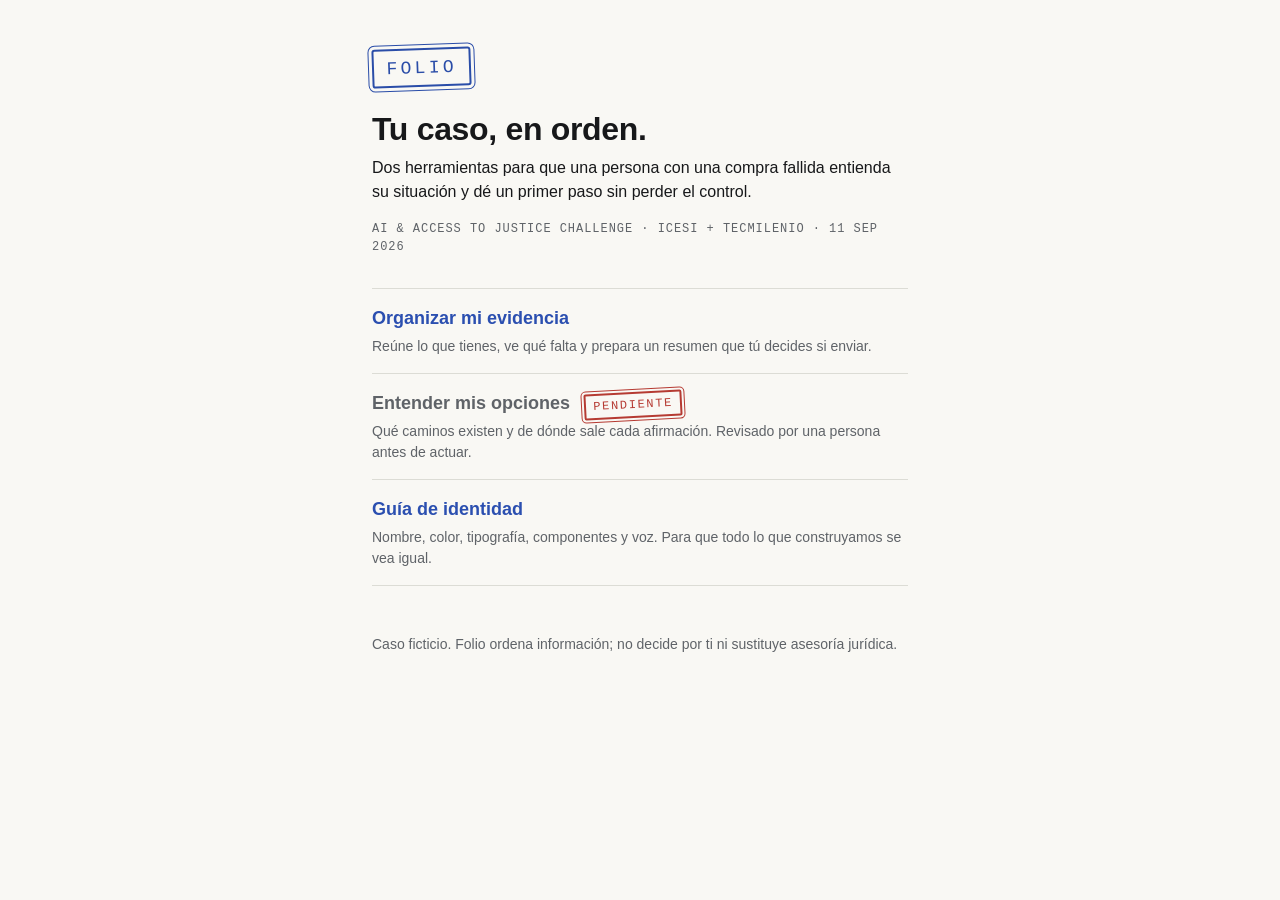
<file: index.html>
<!doctype html>
<html lang="es">
<head>
<meta charset="utf-8">
<meta name="viewport" content="width=device-width, initial-scale=1">
<title>Folio · caso BRISA</title>
<link rel="stylesheet" href="identidad/estilo.css">
<style>
  .hoja { padding-top: 3rem; }
  .marca { margin-bottom: 1.5rem; }
  .lista a { font-weight: 600; font-size: 1.125rem; text-decoration: none; }
  .lista a:hover { text-decoration: underline; }
  .lista p { margin: 0.25rem 0 0; }
  footer { margin-top: 3rem; }
</style>
</head>
<body>
<main class="hoja">
  <span class="marca">Folio</span>
  <h1>Tu caso, en orden.</h1>
  <p>Dos herramientas para que una persona con una compra fallida entienda su situación y dé un primer paso sin perder el control.</p>
  <p class="maquina">AI &amp; Access to Justice Challenge · Icesi + Tecmilenio · 11 sep 2026</p>

  <ul class="lista" style="margin-top:2rem">
    <li>
      <a href="organizar-evidencia/">Organizar mi evidencia</a>
      <p class="chico">Reúne lo que tienes, ve qué falta y prepara un resumen que tú decides si enviar.</p>
    </li>
    <li>
      <span style="font-weight:600;font-size:1.125rem;color:var(--lapiz)">Entender mis opciones</span> <span class="sello" style="margin-left:.6rem">Pendiente</span>
      <p class="chico">Qué caminos existen y de dónde sale cada afirmación. Revisado por una persona antes de actuar.</p>
    </li>
    <li>
      <a href="identidad/">Guía de identidad</a>
      <p class="chico">Nombre, color, tipografía, componentes y voz. Para que todo lo que construyamos se vea igual.</p>
    </li>
  </ul>

  <footer class="chico">Caso ficticio. Folio ordena información; no decide por ti ni sustituye asesoría jurídica.</footer>
</main>
</body>
</html>
</file>
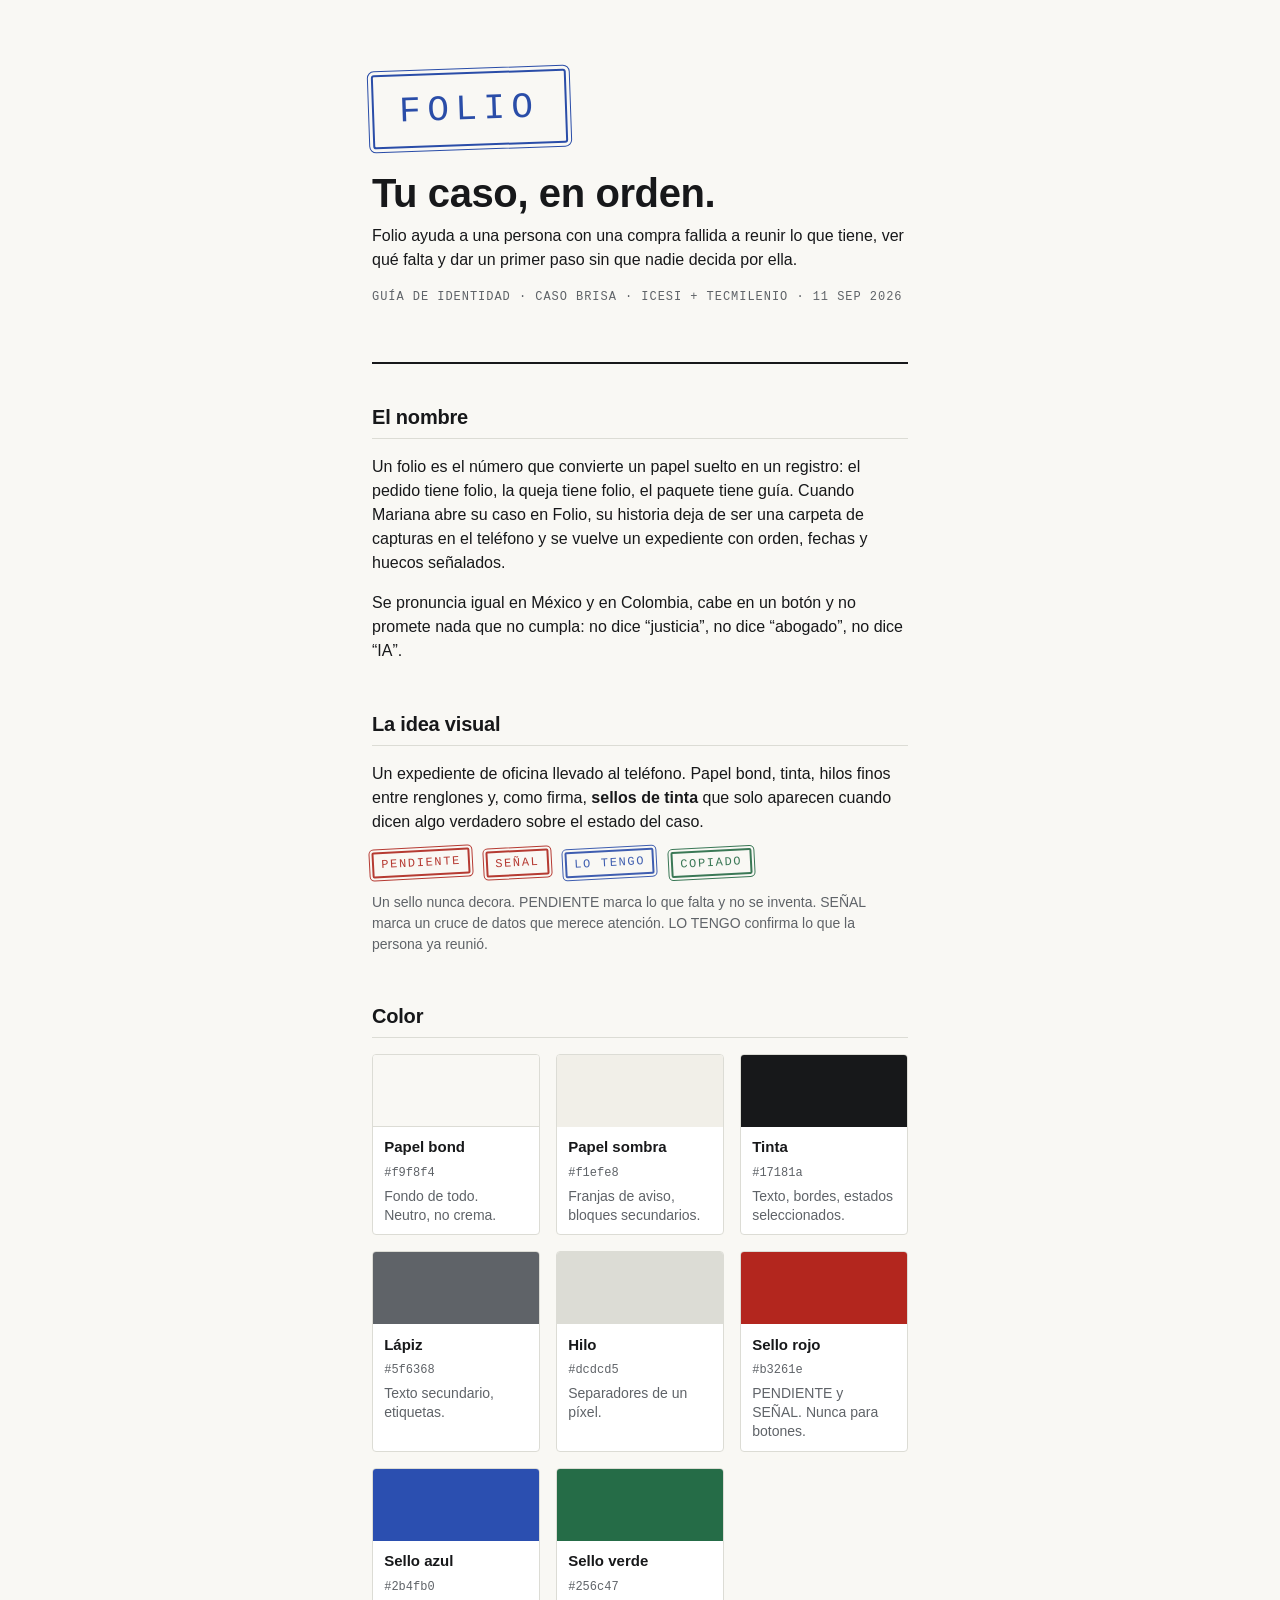
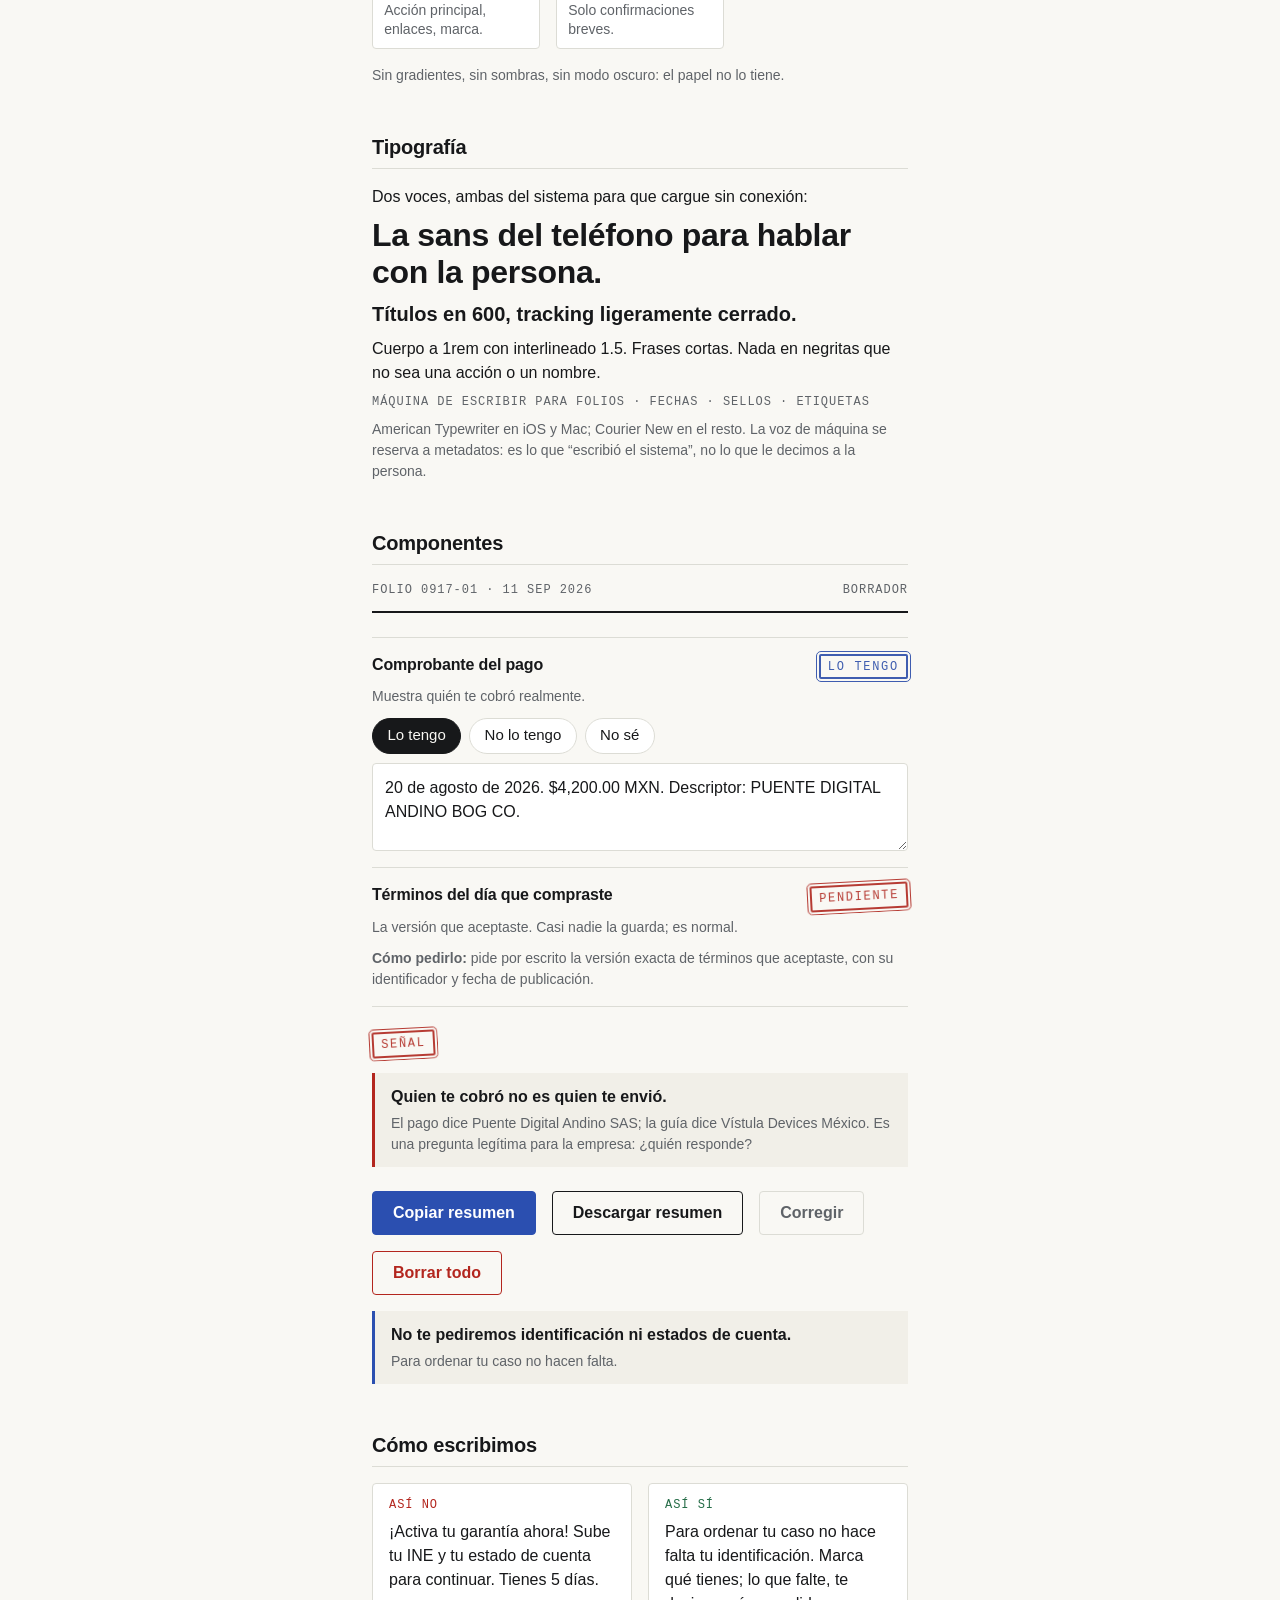
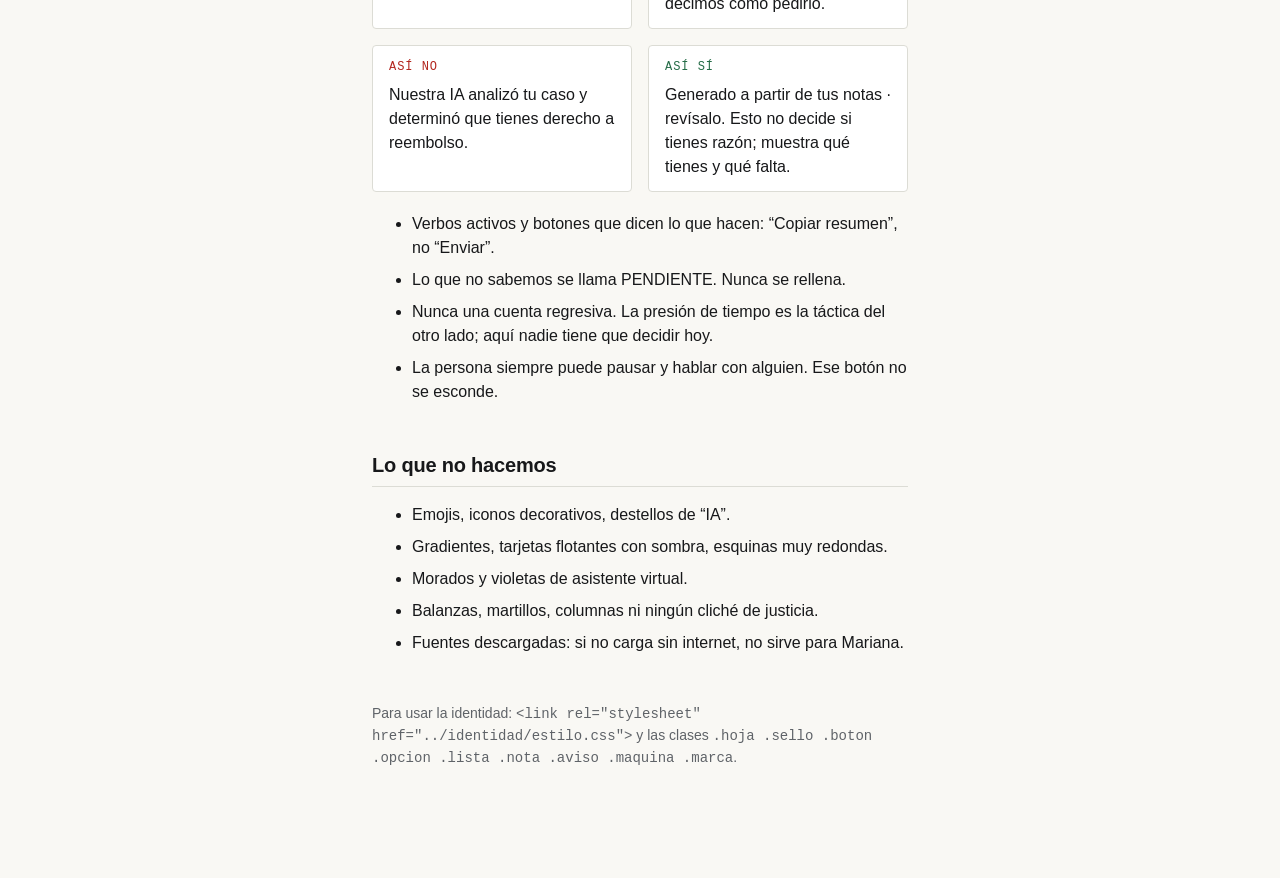
<file: identidad/index.html>
<!doctype html>
<html lang="es">
<head>
<meta charset="utf-8">
<meta name="viewport" content="width=device-width, initial-scale=1">
<title>Folio · identidad</title>
<link rel="stylesheet" href="estilo.css">
<style>
  .portada { padding: 3rem 0 2.5rem; border-bottom: 2px solid var(--tinta); margin-bottom: 2.5rem; }
  .portada .marca { font-size: 2.25rem; margin-bottom: 1.5rem; }
  .portada h1 { font-size: 2.5rem; }
  section { margin-bottom: 3rem; }
  section > h2 { padding-bottom: 0.5rem; border-bottom: 1px solid var(--hilo); margin-bottom: 1rem; }
  .muestras { display: grid; grid-template-columns: repeat(auto-fill, minmax(9rem, 1fr)); gap: 1rem; }
  .muestra { border: 1px solid var(--hilo); border-radius: var(--radio); overflow: hidden; background: #fff; }
  .muestra i { display: block; height: 4.5rem; }
  .muestra div { padding: 0.6rem 0.7rem; }
  .muestra b { display: block; font-size: 0.9375rem; }
  .muestra code { font-family: var(--maquina); font-size: 0.75rem; color: var(--lapiz); }
  .muestra small { display: block; margin-top: 0.25rem; line-height: 1.35; }
  .tipo p { margin-bottom: 0.5rem; }
  .tipo .h1 { font-size: 2rem; font-weight: 600; letter-spacing: -0.01em; line-height: 1.15; }
  .tipo .h2 { font-size: 1.25rem; font-weight: 600; }
  .fila { display: flex; flex-wrap: wrap; gap: 1rem; align-items: center; margin-bottom: 1rem; }
  .voz { display: grid; gap: 1rem; }
  @media (min-width: 40rem) { .voz { grid-template-columns: 1fr 1fr; } }
  .voz div { padding: 0.75rem 1rem; border: 1px solid var(--hilo); border-radius: var(--radio); background: #fff; }
  .voz .maquina { display: block; margin-bottom: 0.4rem; }
  .voz .no .maquina { color: var(--sello-rojo); }
  .voz .si .maquina { color: var(--sello-verde); }
  .item { display: grid; gap: 0.6rem; }
  .item header { display: flex; justify-content: space-between; gap: 1rem; align-items: baseline; }
  .no-hacemos li { margin-bottom: 0.5rem; }
</style>
</head>
<body>
<main class="hoja">

  <header class="portada">
    <span class="marca">Folio</span>
    <h1>Tu caso, en orden.</h1>
    <p>Folio ayuda a una persona con una compra fallida a reunir lo que tiene, ver qué falta y dar un primer paso sin que nadie decida por ella.</p>
    <p class="maquina">Guía de identidad · caso BRISA · Icesi + Tecmilenio · 11 sep 2026</p>
  </header>

  <section>
    <h2>El nombre</h2>
    <p>Un folio es el número que convierte un papel suelto en un registro: el pedido tiene folio, la queja tiene folio, el paquete tiene guía. Cuando Mariana abre su caso en Folio, su historia deja de ser una carpeta de capturas en el teléfono y se vuelve un expediente con orden, fechas y huecos señalados.</p>
    <p>Se pronuncia igual en México y en Colombia, cabe en un botón y no promete nada que no cumpla: no dice “justicia”, no dice “abogado”, no dice “IA”.</p>
  </section>

  <section>
    <h2>La idea visual</h2>
    <p>Un expediente de oficina llevado al teléfono. Papel bond, tinta, hilos finos entre renglones y, como firma, <strong>sellos de tinta</strong> que solo aparecen cuando dicen algo verdadero sobre el estado del caso.</p>
    <div class="fila">
      <span class="sello">Pendiente</span>
      <span class="sello">Señal</span>
      <span class="sello sello--azul">Lo tengo</span>
      <span class="sello sello--verde">Copiado</span>
    </div>
    <p class="chico">Un sello nunca decora. PENDIENTE marca lo que falta y no se inventa. SEÑAL marca un cruce de datos que merece atención. LO TENGO confirma lo que la persona ya reunió.</p>
  </section>

  <section>
    <h2>Color</h2>
    <div class="muestras">
      <div class="muestra"><i style="background:#f9f8f4;border-bottom:1px solid var(--hilo)"></i><div><b>Papel bond</b><code>#f9f8f4</code><small>Fondo de todo. Neutro, no crema.</small></div></div>
      <div class="muestra"><i style="background:#f1efe8"></i><div><b>Papel sombra</b><code>#f1efe8</code><small>Franjas de aviso, bloques secundarios.</small></div></div>
      <div class="muestra"><i style="background:#17181a"></i><div><b>Tinta</b><code>#17181a</code><small>Texto, bordes, estados seleccionados.</small></div></div>
      <div class="muestra"><i style="background:#5f6368"></i><div><b>Lápiz</b><code>#5f6368</code><small>Texto secundario, etiquetas.</small></div></div>
      <div class="muestra"><i style="background:#dcdcd5"></i><div><b>Hilo</b><code>#dcdcd5</code><small>Separadores de un píxel.</small></div></div>
      <div class="muestra"><i style="background:#b3261e"></i><div><b>Sello rojo</b><code>#b3261e</code><small>PENDIENTE y SEÑAL. Nunca para botones.</small></div></div>
      <div class="muestra"><i style="background:#2b4fb0"></i><div><b>Sello azul</b><code>#2b4fb0</code><small>Acción principal, enlaces, marca.</small></div></div>
      <div class="muestra"><i style="background:#256c47"></i><div><b>Sello verde</b><code>#256c47</code><small>Solo confirmaciones breves.</small></div></div>
    </div>
    <p class="chico" style="margin-top:1rem">Sin gradientes, sin sombras, sin modo oscuro: el papel no lo tiene.</p>
  </section>

  <section class="tipo">
    <h2>Tipografía</h2>
    <p>Dos voces, ambas del sistema para que cargue sin conexión:</p>
    <p class="h1">La sans del teléfono para hablar con la persona.</p>
    <p class="h2">Títulos en 600, tracking ligeramente cerrado.</p>
    <p>Cuerpo a 1rem con interlineado 1.5. Frases cortas. Nada en negritas que no sea una acción o un nombre.</p>
    <p class="maquina">Máquina de escribir para folios · fechas · sellos · etiquetas</p>
    <p class="chico">American Typewriter en iOS y Mac; Courier New en el resto. La voz de máquina se reserva a metadatos: es lo que “escribió el sistema”, no lo que le decimos a la persona.</p>
  </section>

  <section>
    <h2>Componentes</h2>

    <div class="folio-cabecera">
      <span class="maquina">Folio 0917-01 · 11 sep 2026</span>
      <span class="maquina">Borrador</span>
    </div>

    <ul class="lista">
      <li class="item">
        <header>
          <div><h3>Comprobante del pago</h3><small>Muestra quién te cobró realmente.</small></div>
          <span class="sello sello--azul sello--recto">Lo tengo</span>
        </header>
        <div class="opciones">
          <label class="opcion"><input type="radio" name="d1" checked><span>Lo tengo</span></label>
          <label class="opcion"><input type="radio" name="d1"><span>No lo tengo</span></label>
          <label class="opcion"><input type="radio" name="d1"><span>No sé</span></label>
        </div>
        <textarea class="nota" placeholder="¿Qué dice? Copia el texto o escribe fecha, quién aparece y qué promete.">20 de agosto de 2026. $4,200.00 MXN. Descriptor: PUENTE DIGITAL ANDINO BOG CO.</textarea>
      </li>
      <li class="item">
        <header>
          <div><h3>Términos del día que compraste</h3><small>La versión que aceptaste. Casi nadie la guarda; es normal.</small></div>
          <span class="sello">Pendiente</span>
        </header>
        <p class="chico" style="margin:0"><strong>Cómo pedirlo:</strong> pide por escrito la versión exacta de términos que aceptaste, con su identificador y fecha de publicación.</p>
      </li>
    </ul>

    <p style="margin-top:1.5rem"><span class="sello">Señal</span></p>
    <div class="aviso aviso--rojo">
      <strong>Quien te cobró no es quien te envió.</strong>
      <p class="chico" style="margin:0.25rem 0 0">El pago dice Puente Digital Andino SAS; la guía dice Vístula Devices México. Es una pregunta legítima para la empresa: ¿quién responde?</p>
    </div>

    <div class="fila" style="margin-top:1.5rem">
      <button class="boton boton--primario">Copiar resumen</button>
      <button class="boton">Descargar resumen</button>
      <button class="boton boton--suave">Corregir</button>
      <button class="boton boton--peligro">Borrar todo</button>
    </div>

    <div class="aviso aviso--azul">
      <strong>No te pediremos identificación ni estados de cuenta.</strong>
      <p class="chico" style="margin:0.25rem 0 0">Para ordenar tu caso no hacen falta.</p>
    </div>
  </section>

  <section>
    <h2>Cómo escribimos</h2>
    <div class="voz">
      <div class="no"><span class="maquina">Así no</span>¡Activa tu garantía ahora! Sube tu INE y tu estado de cuenta para continuar. Tienes 5 días.</div>
      <div class="si"><span class="maquina">Así sí</span>Para ordenar tu caso no hace falta tu identificación. Marca qué tienes; lo que falte, te decimos cómo pedirlo.</div>
      <div class="no"><span class="maquina">Así no</span>Nuestra IA analizó tu caso y determinó que tienes derecho a reembolso.</div>
      <div class="si"><span class="maquina">Así sí</span>Generado a partir de tus notas · revísalo. Esto no decide si tienes razón; muestra qué tienes y qué falta.</div>
    </div>
    <ul class="no-hacemos" style="margin-top:1.25rem">
      <li>Verbos activos y botones que dicen lo que hacen: “Copiar resumen”, no “Enviar”.</li>
      <li>Lo que no sabemos se llama PENDIENTE. Nunca se rellena.</li>
      <li>Nunca una cuenta regresiva. La presión de tiempo es la táctica del otro lado; aquí nadie tiene que decidir hoy.</li>
      <li>La persona siempre puede pausar y hablar con alguien. Ese botón no se esconde.</li>
    </ul>
  </section>

  <section>
    <h2>Lo que no hacemos</h2>
    <ul class="no-hacemos">
      <li>Emojis, iconos decorativos, destellos de “IA”.</li>
      <li>Gradientes, tarjetas flotantes con sombra, esquinas muy redondas.</li>
      <li>Morados y violetas de asistente virtual.</li>
      <li>Balanzas, martillos, columnas ni ningún cliché de justicia.</li>
      <li>Fuentes descargadas: si no carga sin internet, no sirve para Mariana.</li>
    </ul>
  </section>

  <footer class="chico">
    <p>Para usar la identidad: <code>&lt;link rel="stylesheet" href="../identidad/estilo.css"&gt;</code> y las clases <code>.hoja .sello .boton .opcion .lista .nota .aviso .maquina .marca</code>.</p>
  </footer>
</main>
</body>
</html>
</file>
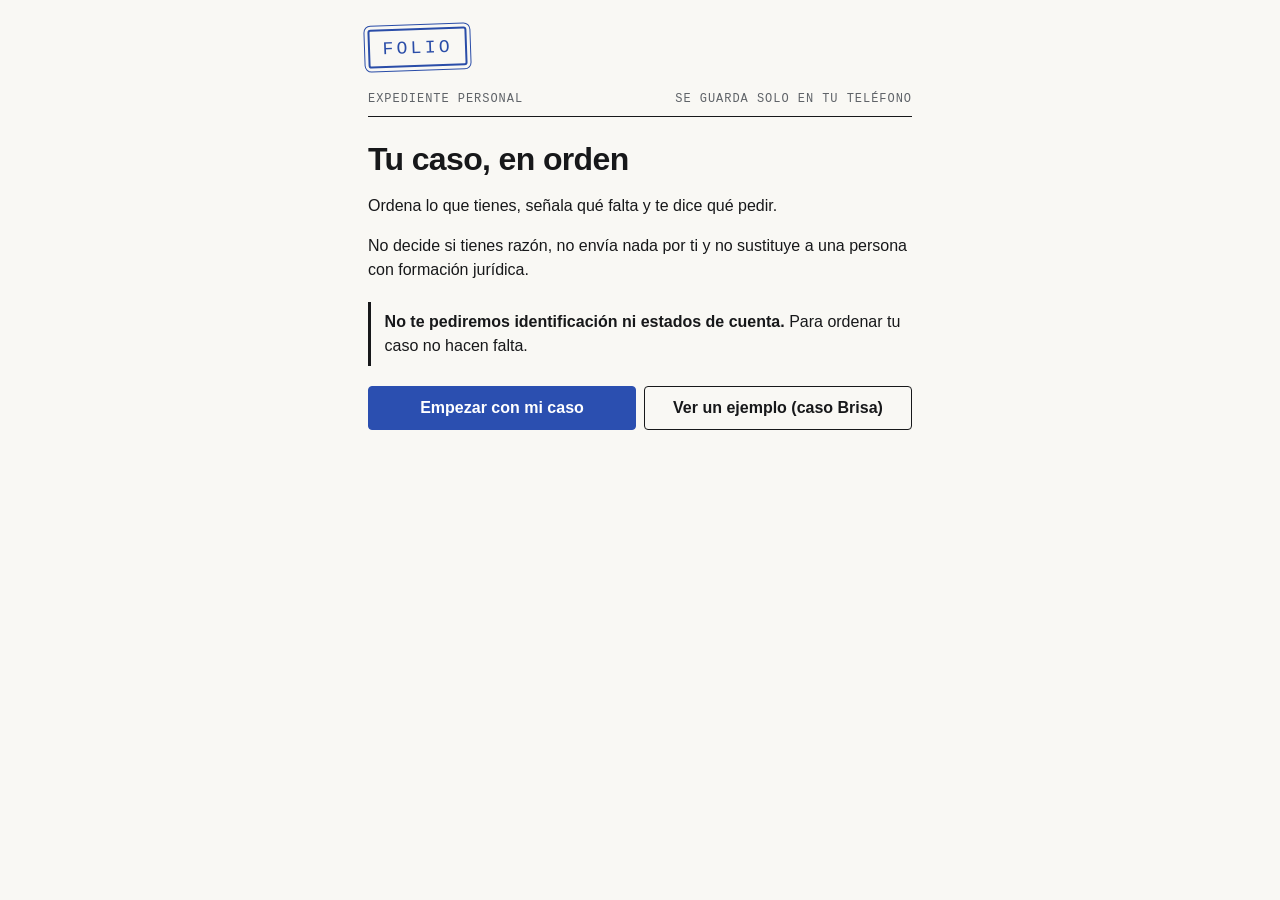
<file: organizar-evidencia/index.html>
<!DOCTYPE html>
<html lang="es">
<head>
<meta charset="utf-8">
<meta name="viewport" content="width=device-width, initial-scale=1">
<title>Folio · Tu caso, en orden</title>
<link rel="icon" href="data:,">
<style>
:root{
  --papel:#f9f8f4;--tinta:#17181a;--sec:#5f6368;--linea:#dcdcd5;
  --rojo:#b3261e;--azul:#2b4fb0;--verde:#256c47;
  --tw:"American Typewriter","Courier Prime","Courier New",monospace;
  --sans:-apple-system,"Segoe UI",Roboto,"Helvetica Neue",Arial,sans-serif;
}
*{box-sizing:border-box}
html{background:var(--papel)}
body{margin:0;font:1rem/1.5 var(--sans);color:var(--tinta);background:var(--papel);-webkit-text-size-adjust:100%}
[hidden]{display:none!important}
main{max-width:36rem;margin:0 auto;padding:1.25rem 1rem 7.5rem}
h1{font-size:2rem;font-weight:600;letter-spacing:-.02em;line-height:1.15;margin:0 0 1rem}
h2{font-size:1.25rem;font-weight:600;letter-spacing:-.01em;line-height:1.25;margin:0 0 .5rem}
h3{font-size:1rem;font-weight:600;margin:0 0 .15rem}
h4{font-size:1rem;font-weight:600;margin:0 0 .25rem}
p{margin:0 0 1rem}
ul{margin:0;padding:0;list-style:none}
a{color:var(--azul)}
.eti{font:.75rem/1.4 var(--tw);text-transform:uppercase;letter-spacing:.08em;color:var(--sec)}
.gen{font:.7rem/1.4 var(--tw);text-transform:uppercase;letter-spacing:.06em;color:var(--sec);margin:0 0 .75rem}
.sec{color:var(--sec)}
.chica{font-size:.875rem}
.vh{position:absolute;width:1px;height:1px;overflow:hidden;clip:rect(0 0 0 0);white-space:nowrap}
:focus-visible{outline:2px solid var(--azul);outline-offset:2px}

/* botones */
button,.btn{font:inherit;font-weight:600;line-height:1.2;border:1px solid var(--tinta);background:transparent;color:var(--tinta);padding:.7rem 1rem;border-radius:4px;cursor:pointer;min-height:44px;display:inline-flex;align-items:center;justify-content:center;text-align:center}
.btn-p{background:var(--azul);border-color:var(--azul);color:#fff}
.btn-chico{min-height:36px;padding:.4rem .75rem;font-size:.875rem;font-weight:500}
.fila{display:flex;flex-wrap:wrap;gap:.5rem}
.fila>*{flex:1 1 12rem}
.btn:focus-within{outline:2px solid var(--azul);outline-offset:2px}
.ok{font:.8rem/1.4 var(--tw);color:var(--verde);min-height:1.2rem;margin:.5rem 0 0}

/* sellos: solo donde codifican estado real */
.sello{display:inline-block;font:700 .75rem/1 var(--tw);letter-spacing:.14em;text-transform:uppercase;padding:.35em .55em .3em;border:3px double currentColor;border-radius:2px;transform:rotate(-3deg);opacity:.82;mix-blend-mode:multiply;white-space:nowrap;vertical-align:middle}
.sello-rojo{color:var(--rojo)}
.sello-azul{color:var(--azul)}

/* marca */
.marca{display:inline-block;font:1.125rem/1 var(--tw);letter-spacing:.18em;text-transform:uppercase;padding:.5em .7em .45em;color:var(--azul);border:2.5px solid currentColor;outline:1.5px solid currentColor;outline-offset:3px;border-radius:3px;transform:rotate(-2deg);mix-blend-mode:multiply;text-decoration:none;margin:.5rem 0 1.5rem}

/* portada */
.cabecera{display:flex;justify-content:space-between;gap:1rem;border-bottom:1px solid var(--tinta);padding-bottom:.5rem;margin-bottom:1.5rem}
.cabecera :last-child{text-align:right}
.aviso{border-left:3px solid var(--tinta);padding:.5rem 0 .5rem .85rem;margin:1.25rem 0}
.aviso p{margin:0}

/* paso 1 */
.grupo{margin-top:1.75rem}
.grupo>.eti{display:block;margin-bottom:.25rem}
.item{padding:1rem 0;border-top:1px solid var(--linea);scroll-margin-top:.75rem}
.item .para{color:var(--sec);margin:0 0 .65rem}
.estados{display:flex;gap:.5rem;flex-wrap:wrap}
.estados label{position:relative}
.estados input{position:absolute;opacity:0;width:1px;height:1px;margin:0}
.estados span{display:inline-flex;align-items:center;min-height:36px;padding:.35rem .85rem;border:1px solid var(--tinta);border-radius:999px;font-size:.875rem;line-height:1.2;cursor:pointer;transition:background-color 150ms,color 150ms}
.estados input:checked+span{background:var(--tinta);color:var(--papel)}
.estados input[value=tengo]:checked+span{background:var(--azul);border-color:var(--azul);color:#fff}
.estados input:focus-visible+span{outline:2px solid var(--azul);outline-offset:2px}
.detalle{margin-top:.85rem}
.detalle>.eti{display:block;text-transform:none;letter-spacing:0;font:.8rem/1.4 var(--tw);margin-bottom:.35rem}
textarea{width:100%;font:inherit;line-height:1.45;padding:.6rem .7rem;border:1px solid var(--tinta);border-radius:4px;background:#fff;color:var(--tinta);min-height:5.5rem;resize:vertical}
.adj{display:flex;align-items:center;gap:.75rem;flex-wrap:wrap;margin-top:.6rem}
.archivo{font:.75rem/1.4 var(--tw);color:var(--sec)}

/* paso 2 */
.bloque{padding:1.25rem 0;border-top:1px solid var(--linea)}
.bloque:first-of-type{border-top:0;padding-top:.5rem}
.vacio{color:var(--sec)}
.linea li{display:grid;grid-template-columns:6rem 1fr;gap:.5rem;padding:.4rem 0;border-bottom:1px dotted var(--linea)}
.fecha{font:.8rem/1.6 var(--tw)}
.origen{color:var(--sec);font-size:.875rem}
.quien>li{padding:.5rem 0;border-bottom:1px dotted var(--linea)}
.quien ul{margin:.15rem 0 0 .9rem;list-style:"·  ";font-size:.95rem}
table{width:100%;border-collapse:collapse;font-size:.95rem}
th{text-align:left;font:.7rem/1.4 var(--tw);text-transform:uppercase;letter-spacing:.06em;color:var(--sec);padding:.4rem .5rem .4rem 0;border-bottom:1px solid var(--tinta);font-weight:400}
td{padding:.6rem .5rem .6rem 0;border-bottom:1px solid var(--linea);vertical-align:top}
td:first-child{font-weight:600;white-space:nowrap}
.senal,.pend{display:grid;grid-template-columns:auto 1fr;gap:.85rem;align-items:start;padding:.75rem 0;border-bottom:1px dotted var(--linea)}
.senal p,.pend p{margin:0 0 .25rem}
.porque{color:var(--sec);font-size:.9rem}
.pausa-b{margin:2.5rem 0 0;padding:1rem;border:1px solid var(--tinta)}
.pausa-b p{margin:0 0 .75rem}
.aviso-rojo{border-left-color:var(--rojo)}
.ia-lista li{padding:.5rem 0;border-bottom:1px dotted var(--linea)}
.ia-lista .tipo{font:.7rem/1.4 var(--tw);text-transform:uppercase;letter-spacing:.06em;color:var(--sec)}
#ia h4{margin-top:1.25rem}
#borrador{min-height:14rem;margin-bottom:1rem}

/* paso 3 */
pre{white-space:pre-wrap;word-wrap:break-word;font:.8rem/1.55 var(--tw);border:1px solid var(--linea);padding:1rem;background:#fff;margin:1rem 0 0;overflow-x:auto}

/* pausa */
.opciones li{padding:.75rem 0;border-top:1px solid var(--linea)}
.opciones li:last-child{border-bottom:1px solid var(--linea)}
.opciones .eti{display:block;margin-top:.15rem}

/* barra inferior */
nav{position:fixed;left:0;right:0;bottom:0;background:var(--papel);border-top:1px solid var(--linea);padding:.5rem 1rem calc(.5rem + env(safe-area-inset-bottom))}
nav .in{max-width:36rem;margin:0 auto;display:flex;align-items:stretch;gap:.5rem}
nav .pasos{display:flex;gap:.25rem;flex:1;min-width:0}
nav .pasos button{flex:1;min-width:0;border:0;border-top:2px solid transparent;border-radius:0;padding:.3rem .1rem;min-height:44px;font:.7rem/1.2 var(--sans);font-weight:400;color:var(--sec);transition:color 150ms;flex-direction:column}
nav .pasos b{display:block;font:700 .8rem/1.3 var(--tw);letter-spacing:.05em}
nav .pasos button[aria-current=step]{color:var(--tinta);border-top-color:var(--tinta);font-weight:600}
nav .btn-p{white-space:nowrap;padding:.6rem 1.1rem}

@media (prefers-reduced-motion:reduce){*{transition:none!important}}
</style>
</head>
<body>
<main>

<section id="portada">
  <a class="marca" href="../">Folio</a>
  <div class="cabecera"><span class="eti">Expediente personal</span><span class="eti">Se guarda solo en tu teléfono</span></div>
  <h1>Tu caso, en orden</h1>
  <p>Ordena lo que tienes, señala qué falta y te dice qué pedir.</p>
  <p>No decide si tienes razón, no envía nada por ti y no sustituye a una persona con formación jurídica.</p>
  <div class="aviso"><p><strong>No te pediremos identificación ni estados de cuenta.</strong> Para ordenar tu caso no hacen falta.</p></div>
  <div class="fila">
    <button class="btn-p" id="empezar">Empezar con mi caso</button>
    <button id="demo">Ver un ejemplo (caso Brisa)</button>
  </div>
</section>

<section id="paso1" hidden>
  <span class="eti">Paso 1 de 3</span>
  <h2>Lo que tienes</h2>
  <p class="sec">Marca cada cosa. Si la tienes, escribe qué dice: fecha, quién aparece y qué promete. No hace falta que esté completo.</p>
  <div id="lista"></div>
</section>

<section id="paso2" hidden>
  <span class="eti">Paso 2 de 3</span>
  <h2>Tu expediente</h2>
  <div class="bloque"><h3>Línea de tiempo</h3><div id="linea"></div></div>
  <div class="bloque"><h3>Quién aparece</h3><div id="quien"></div></div>
  <div class="bloque"><h3>Lo prometido y lo que dicen ahora</h3><div id="promesas"></div></div>
  <div class="bloque"><h3>Señales</h3><div id="senales"></div></div>
  <div class="bloque"><h3>Pendientes</h3><div id="pendientes"></div></div>
  <div class="bloque"><p class="sec chica" style="margin:0">Al pasar al siguiente paso, el texto de tus notas (no tus archivos) se envía a un servicio de IA que valida tu evidencia y señala qué falta. Tú revisas todo antes de usarlo.</p></div>
  <div class="pausa-b"><p><strong>¿Te sientes presionada o amenazada?</strong></p><button class="pausar">Pausar y hablar con una persona</button></div>
</section>

<section id="paso3" hidden>
  <span class="eti">Paso 3 de 3</span>
  <h2>Siguiente paso</h2>
  <p class="ok" id="ia-msg" aria-live="polite"></p>
  <div id="ia"></div>
  <p>Este resumen es tuyo. Tú decides si lo envías, a quién y cuándo.</p>
  <div class="fila">
    <button class="btn-p" id="copiar">Copiar resumen</button>
    <button id="descargar">Descargar resumen (.txt)</button>
  </div>
  <p class="ok" id="okmsg" aria-live="polite"></p>
  <div id="borrador-b" hidden>
    <p class="gen">Borrador sugerido por IA · revísalo y edítalo · no se envía desde aquí</p>
    <label class="vh" for="borrador">Borrador de solicitud por escrito</label>
    <textarea id="borrador"></textarea>
  </div>
  <pre id="resumen" tabindex="0"></pre>
  <p class="chica sec" style="margin-top:1rem">Borrar quita tus notas de este teléfono. Si descargaste el resumen, ese archivo se conserva.</p>
  <button class="btn-chico" id="borrar">Borrar todo</button>
  <div class="pausa-b"><p><strong>¿Te sientes presionada o amenazada?</strong></p><button class="pausar">Pausar y hablar con una persona</button></div>
</section>

<section id="pausa" hidden>
  <span class="eti">En pausa</span>
  <h2>No tienes que aceptar nada hoy.</h2>
  <p>Un cupón a cambio de renunciar a reclamar no es tu única opción y nadie puede obligarte a decidir en 48 horas.</p>
  <p>Tu expediente queda guardado tal como está. Puedes hablar con alguien antes de responder:</p>
  <ul class="opciones">
    <li>Procuraduría Federal del Consumidor (Profeco, México)<span class="eti">Verificar datos de contacto</span></li>
    <li>Una persona de confianza<span class="eti">Verificar datos de contacto</span></li>
    <li>Asesoría jurídica gratuita de tu universidad o comunidad<span class="eti">Verificar datos de contacto</span></li>
  </ul>
  <p style="margin-top:1.5rem"><button id="volver">Volver a mi expediente</button></p>
</section>

</main>

<nav hidden aria-label="Pasos">
  <div class="in">
    <div class="pasos">
      <button data-paso="1"><b>1</b>Lo que tienes</button>
      <button data-paso="2"><b>2</b>Tu expediente</button>
      <button data-paso="3"><b>3</b>Siguiente paso</button>
    </div>
    <button class="btn-p" id="sig">Siguiente</button>
  </div>
</nav>

<script src="extraer.js"></script>
<script>
(function () {
'use strict';
const KEY = 'tu-caso-v1';
const $ = s => document.querySelector(s);
const esc = s => String(s).replace(/[&<>"']/g, c => ({ '&': '&amp;', '<': '&lt;', '>': '&gt;', '"': '&quot;', "'": '&#39;' }[c]));
const SELLO_PEND = '<span class="sello sello-rojo">Pendiente</span>';
const ESTADOS = { tengo: 'Lo tengo', no: 'No lo tengo', nose: 'No sé' };
const MES = ['ene', 'feb', 'mar', 'abr', 'may', 'jun', 'jul', 'ago', 'sep', 'oct', 'nov', 'dic'];
const fmtFecha = iso => { const p = iso.split('-'); return +p[2] + ' ' + (MES[+p[1] - 1] || p[1]) + ' ' + p[0]; };
const fmtGar = g => g.n + ' ' + (g.n === 1 ? g.unidad.replace(/es$|s$/, '') : g.unidad);
const hoy = () => new Date().toISOString().slice(0, 10);

let items = {};
try { items = JSON.parse(localStorage.getItem(KEY)) || {}; } catch (e) { items = {}; }
function guardar() { try { localStorage.setItem(KEY, JSON.stringify(items)); } catch (e) { /* sin almacenamiento: sigue en memoria */ } }
const it = id => (items[id] = items[id] || { estado: '', nota: '' });

// ---------- Paso 1 ----------
function renderPaso1() {
  const grupos = [];
  CATALOGO.forEach(c => { if (!grupos.includes(c.grupo)) grupos.push(c.grupo); });
  $('#lista').innerHTML = grupos.map(g => '<div class="grupo"><span class="eti">' + esc(g) + '</span>' +
    CATALOGO.filter(c => c.grupo === g).map(c => {
      const x = items[c.id] || {};
      return '<div class="item" id="item-' + c.id + '">' +
        '<h3>' + esc(c.nombre) + '</h3><p class="para">' + esc(c.para) + '</p>' +
        '<div class="estados" role="radiogroup" aria-label="' + esc(c.nombre) + '">' +
        Object.keys(ESTADOS).map(v => '<label><input type="radio" name="e-' + c.id + '" value="' + v + '" data-id="' + c.id + '"' + (x.estado === v ? ' checked' : '') + '><span>' + ESTADOS[v] + '</span></label>').join('') +
        '</div>' +
        '<div class="detalle" id="d-' + c.id + '"' + (x.estado === 'tengo' ? '' : ' hidden') + '>' +
        '<label class="eti" for="n-' + c.id + '">¿Qué dice? Copia el texto o escribe fecha, quién aparece y qué promete</label>' +
        '<textarea id="n-' + c.id + '" data-id="' + c.id + '">' + esc(x.nota || '') + '</textarea>' +
        '<div class="adj"><label class="btn btn-chico">Adjuntar foto<input class="vh" type="file" accept="image/*,.pdf" data-id="' + c.id + '"></label>' +
        '<span class="archivo" id="a-' + c.id + '">' + (x.archivo ? esc(x.archivo) + ' · ' : '') + 'El archivo se queda en tu teléfono.</span></div>' +
        '</div></div>';
    }).join('') + '</div>').join('');
}

$('#lista').addEventListener('change', e => {
  const t = e.target, id = t.dataset.id;
  if (!id) return;
  if (t.type === 'radio') { it(id).estado = t.value; $('#d-' + id).hidden = t.value !== 'tengo'; }
  if (t.type === 'file') { if (t.files[0]) { it(id).archivo = t.files[0].name; $('#a-' + id).textContent = t.files[0].name + ' · El archivo se queda en tu teléfono.'; } t.value = ''; }
  guardar();
});
$('#lista').addEventListener('input', e => { if (e.target.tagName === 'TEXTAREA') { it(e.target.dataset.id).nota = e.target.value; guardar(); } });

// ---------- Paso 2 ----------
function renderPaso2() {
  const a = analizar({ items, catalogo: CATALOGO });
  const gen = '<p class="gen">Generado a partir de tus notas · revísalo</p>';
  const vacio = t => '<p class="vacio">' + t + '</p>';
  const origen = t => ' <span class="origen">· ' + esc(t) + '</span>';

  $('#linea').innerHTML = gen + (a.lineaTiempo.length
    ? '<ul class="linea">' + a.lineaTiempo.map(f => '<li><span class="fecha">' + fmtFecha(f.iso) + '</span><span>' + esc(f.nombre) + (f.contexto ? '<br><span class="origen">' + esc(f.contexto) + '</span>' : '') + '</span></li>').join('') + '</ul>'
    : vacio('Sin fechas todavía. Escribe fechas en tus notas, por ejemplo "20 de agosto de 2026".'));

  $('#quien').innerHTML = gen + (a.quienAparece.length
    ? '<ul class="quien">' + a.quienAparece.map(q => '<li><strong>' + esc(q.nombre) + '</strong><ul>' + q.apariciones.map(x => '<li>' + esc(x.rol) + origen(x.nombre) + '</li>').join('') + '</ul></li>').join('') + '</ul>'
    : vacio('Ninguna empresa identificada. Copia el nombre tal como aparece (por ejemplo "Vendedor: Empresa S.A. de C.V.").'));

  const p = a.promesas;
  const termNota = ['terminos_compra', 'terminos_despues'].map(id => items[id] && items[id].estado === 'tengo' && items[id].nota || '').join(' ');
  const batTerm = termNota.match(/[^.;]*bater[^.;]*/i);
  $('#promesas').innerHTML = gen + '<table><tr><th></th><th>Prometido (oferta)</th><th>Dicen ahora (términos)</th></tr>' +
    '<tr><td>Garantía</td><td>' + (p.garantiaOferta ? fmtGar(p.garantiaOferta) : SELLO_PEND) + '</td><td>' +
    (p.garantiasTerminos.length ? p.garantiasTerminos.map(g => fmtGar(g) + origen(g.nombre)).join('<br>') : SELLO_PEND) + '</td></tr>' +
    '<tr><td>Batería</td><td>' + (p.bateriaOferta ? p.bateriaOferta + ' horas' : SELLO_PEND) + '</td><td>' +
    (termNota.trim() ? (batTerm ? '"' + esc(batTerm[0].trim()) + '"' : 'No mencionan la batería') : SELLO_PEND) + '</td></tr></table>' +
    (p.otrasGarantias.length ? '<p class="origen" style="margin:.75rem 0 0">También aparece: ' + p.otrasGarantias.map(g => fmtGar(g) + ' · ' + esc(g.nombre)).join('; ') + '.</p>' : '');

  $('#senales').innerHTML = gen + (a.senales.length
    ? a.senales.map(s => '<div class="senal"><span class="sello sello-rojo">Señal</span><div><p>' + esc(s.texto) + '</p><p class="porque">Por qué importa: ' + esc(s.porque) + '</p></div></div>').join('')
    : vacio('Sin cruces con lo que hay. No significa que todo esté bien; significa que tus notas no muestran contradicciones entre sí.'));

  $('#pendientes').innerHTML = gen + (a.pendientes.length
    ? a.pendientes.map(q => '<div class="pend">' + SELLO_PEND + '<div><h4>' + esc(q.nombre) + '</h4><p class="chica">' + esc(q.pedir) + '</p><a href="#item-' + q.id + '" class="corregir chica" data-id="' + q.id + '">Corregir</a></div></div>').join('')
    : vacio('Nada pendiente: marcaste todo como "Lo tengo".'));
}

$('#pendientes').addEventListener('click', e => {
  const id = e.target.dataset.id;
  if (!id) return;
  e.preventDefault();
  ir(1);
  const el = $('#item-' + id);
  el.scrollIntoView({ block: 'start' });
  el.querySelector('input').focus({ preventScroll: true });
});

// ---------- Validación con IA (automática al entrar al paso 3) ----------
const KEY_IA = 'tu-caso-ia-v1';
let ia = null;
try { ia = JSON.parse(localStorage.getItem(KEY_IA)); } catch (e) { ia = null; }
function guardarIA() { try { if (ia) localStorage.setItem(KEY_IA, JSON.stringify(ia)); else localStorage.removeItem(KEY_IA); } catch (e) { /* sigue en memoria */ } }
const nombreDe = id => { const c = CATALOGO.find(c => c.id === id); return c ? c.nombre : id; };
function notasParaIA() {
  const enviar = {};
  CATALOGO.forEach(c => { const x = items[c.id]; if (x) enviar[c.id] = { estado: x.estado, nota: x.estado === 'tengo' ? (x.nota || '') : '' }; });
  return enviar;
}
const huella = o => { const t = JSON.stringify(o); let h = 0; for (let i = 0; i < t.length; i++) h = (h * 31 + t.charCodeAt(i)) | 0; return String(h); };
let validando = false;

async function validarIA() {
  const enviar = notasParaIA(), h = huella(enviar), msg = $('#ia-msg');
  if (ia && ia.huella === h) { msg.textContent = 'Evidencia validada el ' + ia.fecha + '.'; renderIA(); renderResumen(); return; }
  if (validando) return;
  validando = true;
  msg.textContent = 'Validando tu evidencia… tarda unos segundos.';
  $('#ia').innerHTML = '';
  try {
    const r = await fetch('/api/analizar', { method: 'POST', headers: { 'content-type': 'application/json' }, body: JSON.stringify({ items: enviar, catalogo: CATALOGO.map(c => ({ id: c.id, nombre: c.nombre })) }) });
    const j = await r.json().catch(() => null);
    if (!r.ok || !j) throw new Error((j && j.error) || ('error ' + r.status));
    ia = j; ia.fecha = hoy(); ia.huella = h; guardarIA();
    msg.textContent = 'Evidencia validada el ' + ia.fecha + '.';
  } catch (e) {
    ia = null; guardarIA();
    msg.textContent = 'No se pudo validar con IA (' + e.message + '). Abajo tienes tu expediente hecho con reglas simples.';
  }
  validando = false;
  renderIA(); renderResumen();
}

function renderIA() {
  if (!ia) { $('#ia').innerHTML = ''; $('#borrador-b').hidden = true; return; }
  const gen = '<p class="gen">Sugerido por IA · revísalo · ' + esc(ia.fecha || '') + '</p>';
  let h = '';
  if (ia.presion.detectada) {
    h += '<div class="aviso aviso-rojo"><p><strong>La IA detectó presión en tus mensajes.</strong> ' + esc(ia.presion.porque) + '</p>' +
      '<p style="margin-top:.5rem">Aquí se detiene el análisis automático: no se prepara ningún borrador de respuesta ni de negociación. Puedes pausar y hablar con una persona.</p>' +
      '<p style="margin-top:.75rem"><button class="pausar">Pausar y hablar con una persona</button></p></div>';
  }
  const val = (ia.validacion || []).filter(v => items[v.id] && items[v.id].estado === 'tengo');
  if (val.length) h += '<h4>Tu evidencia, validada</h4>' + gen + val.map(v => '<div class="' + (v.valida ? 'senal' : 'pend') + '">' +
    (v.valida ? '<span class="sello sello-azul">Válida</span>' : '<span class="sello sello-rojo">Revisar</span>') +
    '<div><p><strong>' + esc(nombreDe(v.id)) + '</strong></p>' +
    (v.valida ? (v.falta.length ? '<p class="porque">Le falta: ' + esc(v.falta.join(', ')) + '.</p>' : '') : '<p class="porque">' + esc(v.motivo || 'No parece corresponder a este tipo de evidencia.') + (v.falta.length ? ' Falta: ' + esc(v.falta.join(', ')) + '.' : '') + '</p>') +
    '<a href="#item-' + v.id + '" class="corregir chica" data-id="' + v.id + '">Corregir</a></div></div>').join('');
  if (ia.senales.length) h += '<h4>Señales</h4>' + gen + ia.senales.map(s => '<div class="senal"><span class="sello sello-rojo">Señal</span><div><p>' + esc(s.texto) + '</p><p class="porque">Por qué importa: ' + esc(s.porque) + '</p></div></div>').join('');
  if (ia.pendientes.length) h += '<h4>Pendientes</h4>' + gen + ia.pendientes.map(q => '<div class="pend">' + SELLO_PEND + '<div><h4 style="margin-top:0">' + esc(q.nombre) + '</h4><p class="chica">' + esc(q.pedir) + '</p></div></div>').join('');
  if (ia.limites.length) h += '<h4>Lo que este análisis no puede afirmar</h4><ul class="ia-lista">' + ia.limites.map(l => '<li>' + esc(l) + '</li>').join('') + '</ul>';
  $('#ia').innerHTML = h;
  $('#ia').querySelectorAll('.pausar').forEach(b => b.addEventListener('click', () => ir(4)));
  const conBorrador = !!(ia.borrador && !ia.presion.detectada);
  $('#borrador-b').hidden = !conBorrador;
  if (conBorrador) $('#borrador').value = ia.borrador;
}
$('#ia').addEventListener('click', e => {
  const id = e.target.dataset.id;
  if (!id) return;
  e.preventDefault(); ir(1);
  const el = $('#item-' + id); el.scrollIntoView({ block: 'start' }); el.querySelector('input').focus({ preventScroll: true });
});
$('#borrador').addEventListener('input', e => { if (ia) { ia.borrador = e.target.value; guardarIA(); } });

// ---------- Paso 3 ----------
function resumenTexto() {
  const a = analizar({ items, catalogo: CATALOGO });
  const L = ['TU CASO, EN ORDEN', 'Resumen hecho el ' + hoy() + ' a partir de tus notas. Revísalo antes de usarlo.', '', 'LO QUE TIENES'];
  CATALOGO.forEach(c => {
    const x = items[c.id] || {};
    L.push('- ' + c.nombre + ': ' + (x.estado === 'tengo' ? 'lo tengo' : 'PENDIENTE (' + (ESTADOS[x.estado] || 'sin marcar').toLowerCase() + ')'));
    if (x.estado === 'tengo' && x.nota) L.push('  ' + x.nota.trim().replace(/\n/g, '\n  '));
    if (x.archivo) L.push('  Archivo: ' + x.archivo + ' (en mi teléfono)');
  });
  L.push('', 'LÍNEA DE TIEMPO');
  L.push.apply(L, a.lineaTiempo.length ? a.lineaTiempo.map(f => f.iso + '  ' + f.nombre + (f.contexto ? ' — ' + f.contexto : '')) : ['(sin fechas en las notas)']);
  L.push('', 'QUIÉN APARECE');
  L.push.apply(L, a.quienAparece.length ? a.quienAparece.map(q => '- ' + q.nombre + ': ' + q.apariciones.map(x => x.rol + ' (' + x.nombre + ')').join('; ')) : ['(ninguna empresa identificada)']);
  const p = a.promesas;
  L.push('', 'LO PROMETIDO Y LO QUE DICEN AHORA');
  L.push('Garantía: prometido ' + (p.garantiaOferta ? fmtGar(p.garantiaOferta) : 'PENDIENTE') + ' · ahora ' + (p.garantiasTerminos.length ? p.garantiasTerminos.map(g => fmtGar(g) + ' (' + g.nombre + ')').join(', ') : 'PENDIENTE'));
  L.push('Batería: prometido ' + (p.bateriaOferta ? p.bateriaOferta + ' horas' : 'PENDIENTE'));
  p.otrasGarantias.forEach(g => L.push('También aparece: ' + fmtGar(g) + ' (' + g.nombre + ')'));
  L.push('', 'SEÑALES');
  L.push.apply(L, a.senales.length ? a.senales.map(s => '[SEÑAL] ' + s.texto + '\n  Por qué importa: ' + s.porque) : ['(sin cruces con lo que hay)']);
  L.push('', 'PENDIENTES');
  L.push.apply(L, a.pendientes.length ? a.pendientes.map(q => '[PENDIENTE] ' + q.nombre + '\n  Cómo pedirlo: ' + q.pedir) : ['(nada pendiente)']);
  if (ia) {
    L.push('', 'ANÁLISIS CON IA (sugerido el ' + (ia.fecha || '') + ', revisado por mí)');
    if (ia.presion.detectada) L.push('[PRESIÓN DETECTADA] ' + ia.presion.porque, 'El análisis automático se detuvo aquí.');
    (ia.validacion || []).filter(v => items[v.id] && items[v.id].estado === 'tengo').forEach(v => L.push((v.valida ? '[VÁLIDA] ' : '[REVISAR] ') + nombreDe(v.id) + (v.valida ? (v.falta.length ? ' — le falta: ' + v.falta.join(', ') : '') : ' — ' + v.motivo)));
    L.push.apply(L, ia.senales.map(s => '[SEÑAL] ' + s.texto + '\n  Por qué importa: ' + s.porque));
    L.push.apply(L, ia.pendientes.map(q => '[PENDIENTE] ' + q.nombre + '\n  Cómo pedirlo: ' + q.pedir));
    L.push.apply(L, ia.limites.map(l => 'Límite: ' + l));
    if (ia.borrador && !ia.presion.detectada) L.push('', 'BORRADOR DE SOLICITUD POR ESCRITO (revisado por mí)', ia.borrador);
  }
  L.push('', 'Este resumen es mío. Yo decido si lo envío, a quién y cuándo.', 'Hecho a partir de mis notas con reglas simples' + (ia ? ' y sugerencias de IA que revisé' : '') + '; no es una opinión jurídica.');
  return L.join('\n');
}
function renderResumen() { $('#resumen').textContent = resumenTexto(); }
function renderPaso3() { $('#okmsg').textContent = ''; renderIA(); renderResumen(); validarIA(); }

$('#copiar').addEventListener('click', () => {
  const t = $('#resumen').textContent;
  const seleccionar = () => {
    const r = document.createRange(); r.selectNodeContents($('#resumen'));
    const s = window.getSelection(); s.removeAllRanges(); s.addRange(r);
    $('#okmsg').textContent = 'Texto seleccionado. Mantén presionado para copiar.';
  };
  if (navigator.clipboard && navigator.clipboard.writeText) navigator.clipboard.writeText(t).then(() => { $('#okmsg').textContent = 'Copiado.'; }, seleccionar);
  else seleccionar();
});
$('#descargar').addEventListener('click', () => {
  const u = URL.createObjectURL(new Blob([$('#resumen').textContent], { type: 'text/plain;charset=utf-8' }));
  const a = document.createElement('a'); a.href = u; a.download = 'mi-caso-' + hoy() + '.txt';
  document.body.appendChild(a); a.click(); a.remove();
  setTimeout(() => URL.revokeObjectURL(u), 1000);
  $('#okmsg').textContent = 'Descargado: ' + a.download;
});
$('#borrar').addEventListener('click', () => {
  if (!confirm('¿Borrar todas tus notas de este teléfono? No se puede deshacer.')) return;
  items = {}; ia = null; guardarIA();
  try { localStorage.removeItem(KEY); } catch (e) { /* nada que borrar */ }
  renderPaso1(); ir(0);
});

// ---------- Navegación ----------
const SECS = ['portada', 'paso1', 'paso2', 'paso3', 'pausa'];
let pasoActual = 1;
function ir(n) {
  SECS.forEach((s, i) => { $('#' + s).hidden = i !== n; });
  $('nav').hidden = n < 1 || n > 3;
  document.querySelectorAll('nav .pasos button').forEach(b => { if (+b.dataset.paso === n) b.setAttribute('aria-current', 'step'); else b.removeAttribute('aria-current'); });
  $('#sig').hidden = n !== 1 && n !== 2;
  if (n === 2) renderPaso2();
  if (n === 3) renderPaso3();
  if (n >= 1 && n <= 3) pasoActual = n;
  window.scrollTo(0, 0);
}
$('#empezar').addEventListener('click', () => ir(1));
$('#demo').addEventListener('click', () => { items = JSON.parse(JSON.stringify(DEMO)); ia = null; guardarIA(); guardar(); renderPaso1(); ir(2); });
$('#sig').addEventListener('click', () => ir(pasoActual + 1));
document.querySelectorAll('nav .pasos button').forEach(b => b.addEventListener('click', () => ir(+b.dataset.paso)));
document.querySelectorAll('.pausar').forEach(b => b.addEventListener('click', () => ir(4)));
$('#volver').addEventListener('click', () => ir(pasoActual));

if (Object.keys(items).length) $('#empezar').textContent = 'Continuar con mi caso';
renderPaso1();
})();
</script>
</body>
</html>
</file>
<file: identidad/estilo.css>
/* Folio — identidad visual compartida. Sin recursos externos: funciona offline. */

:root {
  --papel: #f9f8f4;
  --papel-2: #f1efe8;
  --tinta: #17181a;
  --lapiz: #5f6368;
  --hilo: #dcdcd5;
  --sello-rojo: #b3261e;
  --sello-azul: #2b4fb0;
  --sello-verde: #256c47;

  --sans: -apple-system, "Segoe UI", Roboto, "Helvetica Neue", Arial, sans-serif;
  --maquina: "American Typewriter", "Courier Prime", "Courier New", monospace;

  --ancho: 36rem;
  --radio: 4px;
  --toque: 44px;
}

* { box-sizing: border-box; }
html { -webkit-text-size-adjust: 100%; }
body {
  margin: 0;
  background: var(--papel);
  color: var(--tinta);
  font: 1rem/1.5 var(--sans);
}

/* Tipografía */
h1, h2, h3 { font-weight: 600; letter-spacing: -0.01em; margin: 0 0 0.5rem; }
h1 { font-size: 2rem; line-height: 1.15; }
h2 { font-size: 1.25rem; line-height: 1.3; }
h3 { font-size: 1rem; line-height: 1.4; }
p { margin: 0 0 1rem; }
small, .chico { font-size: 0.875rem; color: var(--lapiz); }
a { color: var(--sello-azul); }

.maquina {
  font-family: var(--maquina);
  font-size: 0.75rem;
  letter-spacing: 0.08em;
  text-transform: uppercase;
  color: var(--lapiz);
}

/* Contenedor */
.hoja { max-width: var(--ancho); margin: 0 auto; padding: 1.5rem 1.25rem 6rem; }

/* Sellos: solo donde codifican un estado real */
.sello {
  display: inline-block;
  font-family: var(--maquina);
  font-size: 0.75rem;
  letter-spacing: 0.14em;
  text-transform: uppercase;
  line-height: 1;
  white-space: nowrap;
  padding: 0.4em 0.6em;
  border: 2px solid currentColor;
  outline: 1px solid currentColor;
  outline-offset: 2px;
  border-radius: 2px;
  transform: rotate(-3deg);
  opacity: 0.9;
  mix-blend-mode: multiply;
  color: var(--sello-rojo);
  vertical-align: middle;
}
.sello--azul { color: var(--sello-azul); }
.sello--verde { color: var(--sello-verde); }
.sello--recto { transform: none; }

/* Botones */
.boton {
  display: inline-flex;
  align-items: center;
  justify-content: center;
  min-height: var(--toque);
  padding: 0 1.25rem;
  font: 600 1rem/1 var(--sans);
  color: var(--tinta);
  background: transparent;
  border: 1.5px solid var(--tinta);
  border-radius: var(--radio);
  cursor: pointer;
  text-decoration: none;
  transition: background-color 150ms, color 150ms;
}
.boton--primario { background: var(--sello-azul); border-color: var(--sello-azul); color: #fff; }
.boton--primario:hover { background: #24449a; }
.boton--suave { border-color: var(--hilo); color: var(--lapiz); }
.boton--peligro { border-color: var(--sello-rojo); color: var(--sello-rojo); }
.boton:focus-visible, .opcion input:focus-visible + span, .nota:focus-visible, a:focus-visible {
  outline: 3px solid var(--sello-azul);
  outline-offset: 2px;
}
.boton--ancho { width: 100%; }

/* Opciones (radios como pills) */
.opciones { display: flex; flex-wrap: wrap; gap: 0.5rem; }
.opcion { position: relative; }
.opcion input { position: absolute; opacity: 0; width: 1px; height: 1px; }
.opcion span {
  display: inline-flex;
  align-items: center;
  min-height: 2.25rem;
  padding: 0 0.9rem;
  border: 1.5px solid var(--hilo);
  border-radius: 999px;
  background: #fff;
  font-size: 0.9375rem;
  cursor: pointer;
  transition: background-color 150ms, border-color 150ms, color 150ms;
}
.opcion input:checked + span { background: var(--tinta); border-color: var(--tinta); color: var(--papel); }

/* Listas de expediente: hairlines, no tarjetas */
.lista { list-style: none; margin: 0; padding: 0; border-top: 1px solid var(--hilo); }
.lista > li { border-bottom: 1px solid var(--hilo); padding: 1rem 0; }

/* Campos */
.nota {
  width: 100%;
  min-height: 5.5rem;
  padding: 0.75rem;
  font: 1rem/1.5 var(--sans);
  color: var(--tinta);
  background: #fff;
  border: 1.5px solid var(--hilo);
  border-radius: var(--radio);
  resize: vertical;
}
.nota:focus { border-color: var(--tinta); outline: none; }

/* Aviso: una franja, no una tarjeta */
.aviso {
  padding: 0.75rem 0 0.75rem 1rem;
  border-left: 3px solid var(--tinta);
  background: var(--papel-2);
}
.aviso--rojo { border-left-color: var(--sello-rojo); }
.aviso--azul { border-left-color: var(--sello-azul); }

/* Encabezado de expediente */
.folio-cabecera {
  display: flex;
  justify-content: space-between;
  align-items: baseline;
  gap: 1rem;
  padding-bottom: 0.75rem;
  border-bottom: 2px solid var(--tinta);
  margin-bottom: 1.5rem;
}

/* Barra inferior fija */
.barra {
  position: fixed;
  inset: auto 0 0 0;
  background: var(--papel);
  border-top: 1px solid var(--hilo);
  padding: 0.75rem 1.25rem calc(0.75rem + env(safe-area-inset-bottom));
}
.barra__interior {
  max-width: var(--ancho);
  margin: 0 auto;
  display: flex;
  align-items: center;
  justify-content: space-between;
  gap: 1rem;
}

/* Marca */
.marca {
  display: inline-block;
  font-family: var(--maquina);
  font-size: 1.125rem;
  letter-spacing: 0.18em;
  text-transform: uppercase;
  line-height: 1;
  padding: 0.5em 0.7em 0.45em;
  color: var(--sello-azul);
  border: 2.5px solid currentColor;
  outline: 1.5px solid currentColor;
  outline-offset: 3px;
  border-radius: 3px;
  transform: rotate(-2deg);
  mix-blend-mode: multiply;
  text-decoration: none;
}

@media (prefers-reduced-motion: reduce) {
  * { transition: none !important; }
}
</file>
